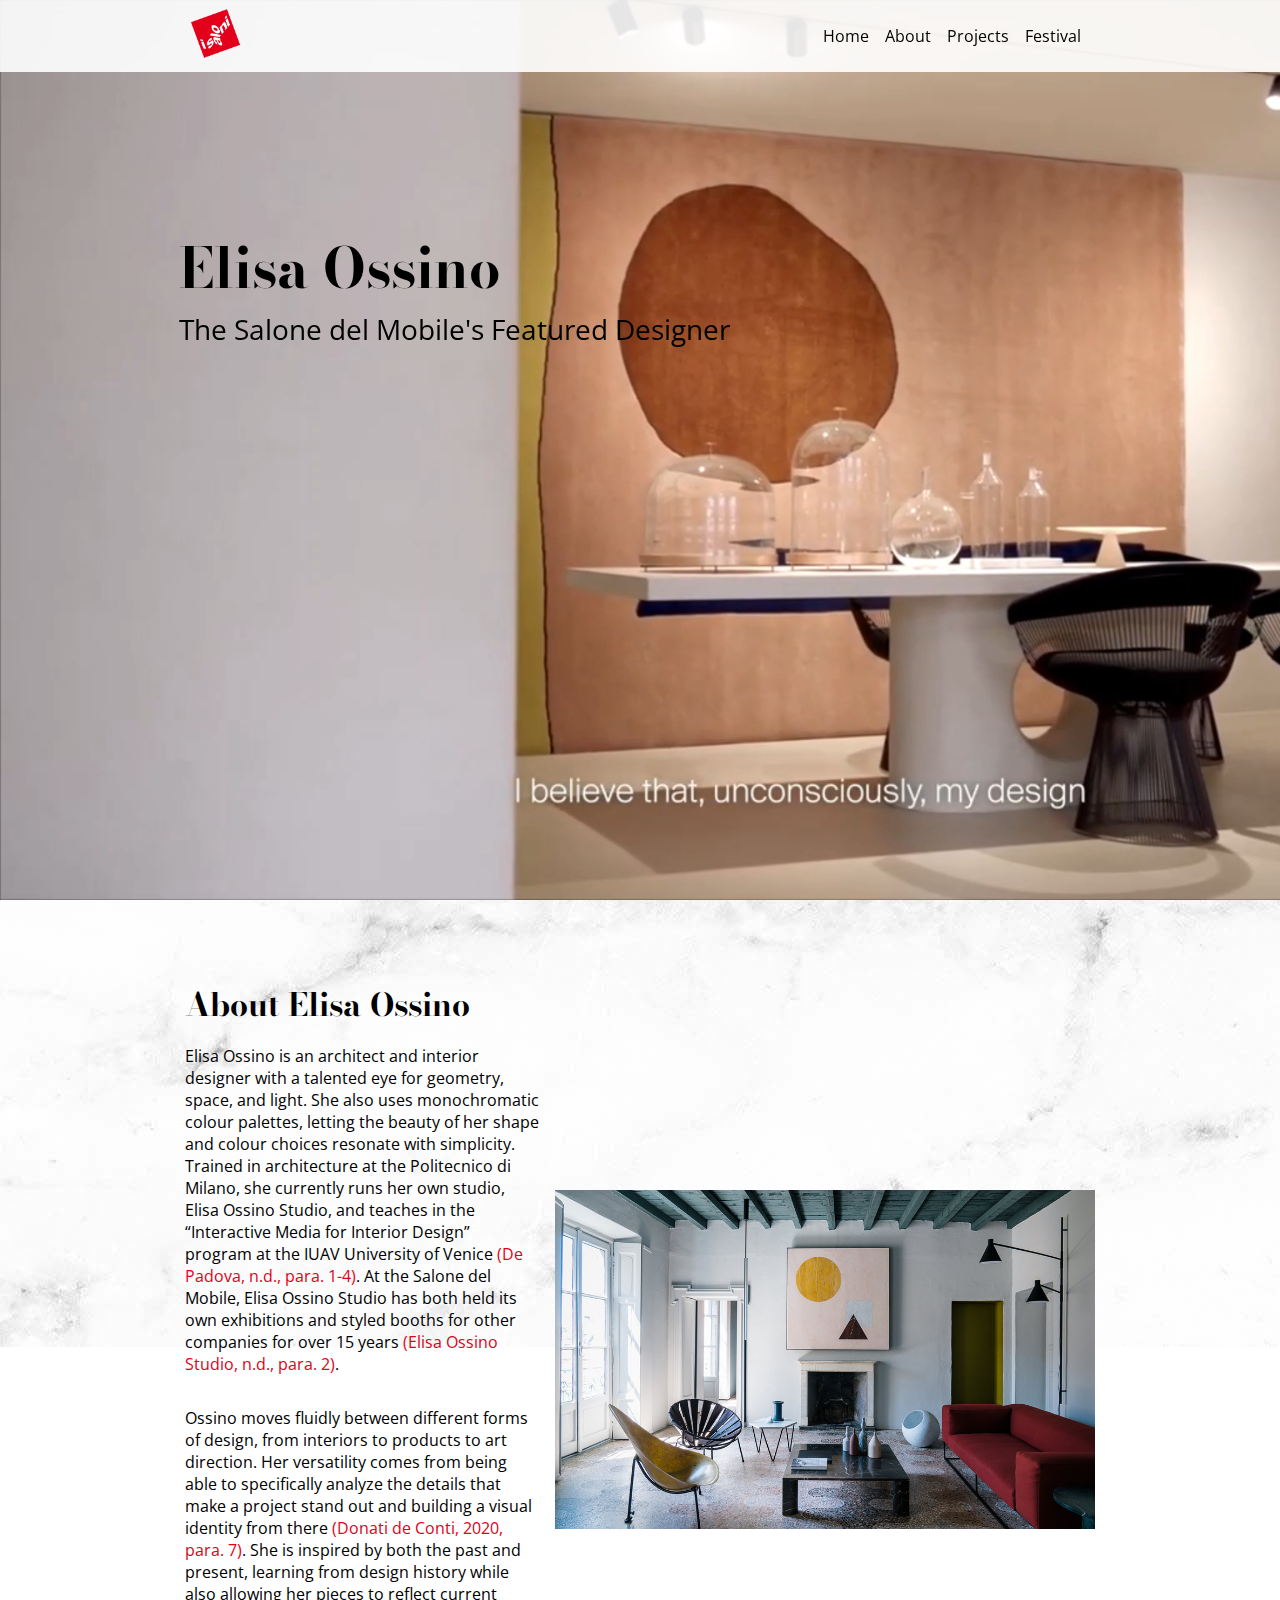
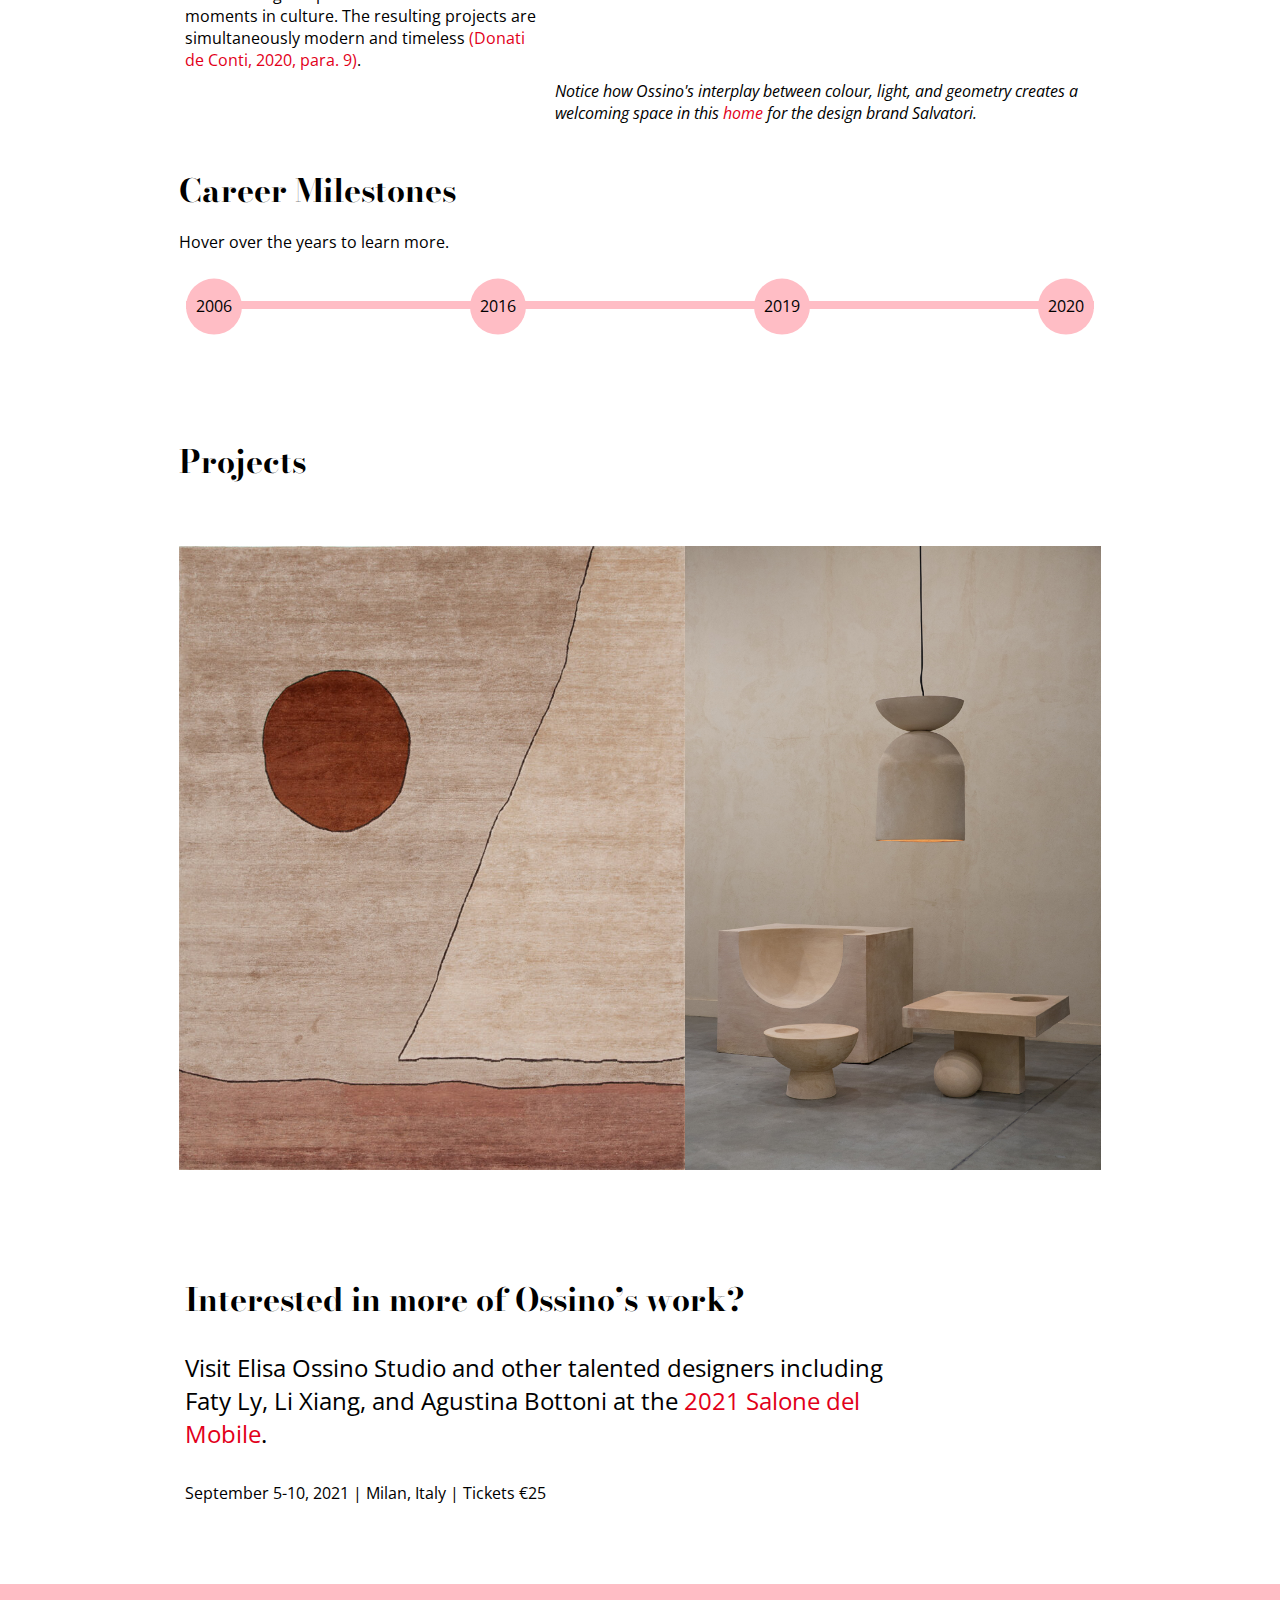
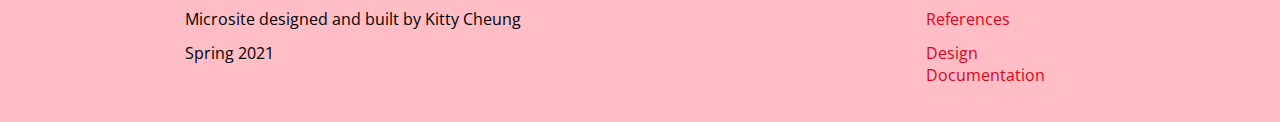
<file: index.html>
<!-- 
	Author: Kitty Cheung
	Date: April 20, 2021
	Description:  Microsite that spotlights designer Elisa Ossino for 
	the festival Salone del Mobile, created as a UX Developer Final 
	Project for the course IAT 235: Information Design
-->

<!doctype html>

<html lang="en">
	<head>
		<meta charset="utf-8">
		<meta name="viewport" content="width=device-width, initial-scale=1">
		<link rel="stylesheet" href="css/main.css">
		<title>Elisa Ossino | Salone del Mobile</title>

		<!-- fonts --> 
		<link href="https://fonts.googleapis.com/css2?family=Bodoni+Moda:wght@400;700&family=Open+Sans:ital,wght@0,400;0,700;1,400&display=swap" rel="stylesheet">
	</head>

	<body>
		<header>
			<div class="nav-container">
				<nav>
					<a href="https://www.salonemilano.it/en">
						<img src="img/logo.PNG" alt="Salone del Mobile logo, shown as a tilted red square" width="50">
					</a>
					<div class="nav-right">
						<a href="#home">Home</a> 
						<a href="#about">About</a>
						<a href="#projects">Projects</a>
						<a href="#festival">Festival</a>
					</div><!-- end of nav-right --> 
				</nav>
			</div><!-- nav-container -->
		</header>

		<section id="home">
			<video playsinline autoplay muted loop id="landing-video">
				<source src="img/ossino-quote-video.mp4" type="video/mp4" alt="A looping video from an interview with Ossino. She is saying 'I believe that, unconsciously, my design is always an interpretation of the times we live, but it really matters to me that objects last long'">
			</video>

			<div class="title-overlay">
				<h1>Elisa Ossino</h1>
				<h3>The Salone del Mobile's Featured Designer</h3>
			</div><!-- end of title-overlay -->
		</section><!-- end of home -->

		<section id="about">
			<div class="grid-container">
				<h2>About Elisa Ossino</h2>
				<div class="about-body-copy">
					<p>Elisa Ossino is an architect and interior designer with a talented eye for geometry, space, and light. She also uses monochromatic colour palettes, letting the beauty of her shape and colour choices resonate with simplicity. Trained in architecture at the Politecnico di Milano, she currently runs her own studio, Elisa Ossino Studio, and teaches in the “Interactive Media for Interior Design” program at the IUAV University of Venice <a href="https://www.depadova.com/designer/elisa-ossino/">(De Padova, n.d., para. 1-4)</a>. At the Salone del Mobile, Elisa Ossino Studio has both held its own exhibitions and styled booths for other companies for over 15 years <a href="https://www.elisaossino.it/porro-salone-del-mobile">(Elisa Ossino Studio, n.d., para. 2)</a>.</p>

					<p>Ossino moves fluidly between different forms of design, from interiors to products to art direction. Her versatility comes from being able to specifically analyze the details that make a project stand out and building a visual identity from there <a href="https://www.elledecor.com/it/best-of/a32802323/elisa-ossino-interview/">(Donati de Conti, 2020, para. 7)</a>. She is inspired by both the past and present, learning from design history while also allowing her pieces to reflect current moments in culture. The resulting projects are simultaneously modern and timeless <a href="https://www.elledecor.com/it/best-of/a32802323/elisa-ossino-interview/">(Donati de Conti, 2020, para. 9)</a>.</p>
				</div><!-- end of about-body-copy -->
				
				<figure>
					<img src="img/casa-salvatori.jpg" alt="A living room designed by Ossino with modern chairs, coffee table, red couch, and patterned tile floor. Daylight streams in from large windows. A painting of a circle, triangle, and square hangs above a fireplace." width="1000" height="630">

					<figcaption>Notice how Ossino's interplay between colour, light, and geometry creates a welcoming space in this <a href="https://www.elisaossino.it/salvatori-home">home</a> for the design brand Salvatori.</figcaption>
				</figure>
			</div><!-- end of grid-container -->
			
			<div class="timeline-instructions">
				<h2>Career Milestones</h2>
				<p>Hover over the years to learn more.</p>
			</div><!-- end of timeline-instructions -->

			<div class="timeline">
				<div class="line"></div>

				<div class="dot-container">
					<div class="dot" id="dot-2006">
						<p>2006</p>
					</div>
					<div class="hide" id="content-2006">
						<p>Founded Elisa Ossino Studio, leading a team of creative professionals to design interior spaces, products, sets, and advertising campaigns</p>
					</div>

					<div class="dot" id="dot-2016">
						<p>2016</p>
					</div>
					<div class="hide" id="content-2016">
						<p>Began her teaching position at the IUAV University of Venice</p>
					</div>

					<div class="dot" id="dot-2019">
						<p>2019</p>
					</div>
					<div class="hide" id="content-2019">
						<p>Co-founded the design company H+O with partner Josephine Akvama Hoffmeyer and introduced this project with the exhibit "Perfect Darkness" at the 2019 Salone del Mobile</p>
					</div>

					<div class="dot" id="dot-2020">
						<p>2020</p>
					</div>
					<div class="hide" id="content-2020">
						<p>Awarded the Elle Deco International Design Award for “Best Bathroom” for Balnea, a white marble bathroom line designed for Salvatori</p>
					</div>
				</div><!-- end of dot-container -->
			</div><!-- end of timeline -->
		</section><!-- end of about -->

		<section id="projects" class="indent">
			<h2>Projects</h2>
			<div class="project-flex-container">
				<div class="project-img-container" id="ritagli-container">
					<a href="ritagli.html">
						<img src="img/ritagli-cover.jpg" alt="A rug designed by Ossino, showing circle, triangle, and rectangle shapes" width="750" height="925">
					</a>
					<div class="hover-text" id="ritagli-hover-text">
						<a href="ritagli.html"><h4>Ritagli</h4></a>
					</div><!-- end of ritagli-hover-text -->
				</div><!-- end of ritagli-container -->

				<div class="project-img-container" id="the-circle-container">
					<a href="the-circle.html">
						<img id="the-circle" src="img/the-circle-cover.jpg" alt="A furniture set designed by Ossino, with nude colours and rounded angles" width="617" height="925">
					</a>
					<div class="hover-text" id="the-circle-hover-text">
						<a href="the-circle.html"><h4>The Circle</h4></a>
					</div><!-- end of the-circle-hover-text -->
				</div><!-- end of the-circle-container -->
			</div><!-- end of project-flex-container -->
		</section><!-- end of projects -->

		<section id="festival">
			<div class="grid-container">
				<h2>Interested in more of Ossino’s work?</h2>
				<h4>Visit Elisa Ossino Studio and other talented designers including Faty Ly, Li Xiang, and Agustina Bottoni at the <a href="https://www.salonemilano.it/en">2021 Salone del Mobile</a>.</h4>
				<p>September 5-10, 2021 | Milan, Italy | Tickets €25</p>
			</div><!-- end of grid-container -->
		</section><!-- end of festival -->

		<footer class="grid-container">
			<div class="footer-left">
				<p>Microsite designed and built by Kitty Cheung</p>
				<p>Spring 2021</p>
			</div><!-- end of footer-left -->
			
			<div class="footer-right">
				<p><a href="Kitty-Cheung-References.pdf">References</a></p>
				<p><a href="Kitty-Cheung-Design-Docs.pdf">Design Documentation</a></p>
			</div><!-- end of footer-right -->
		</footer>
	</body>
</html>
</file>
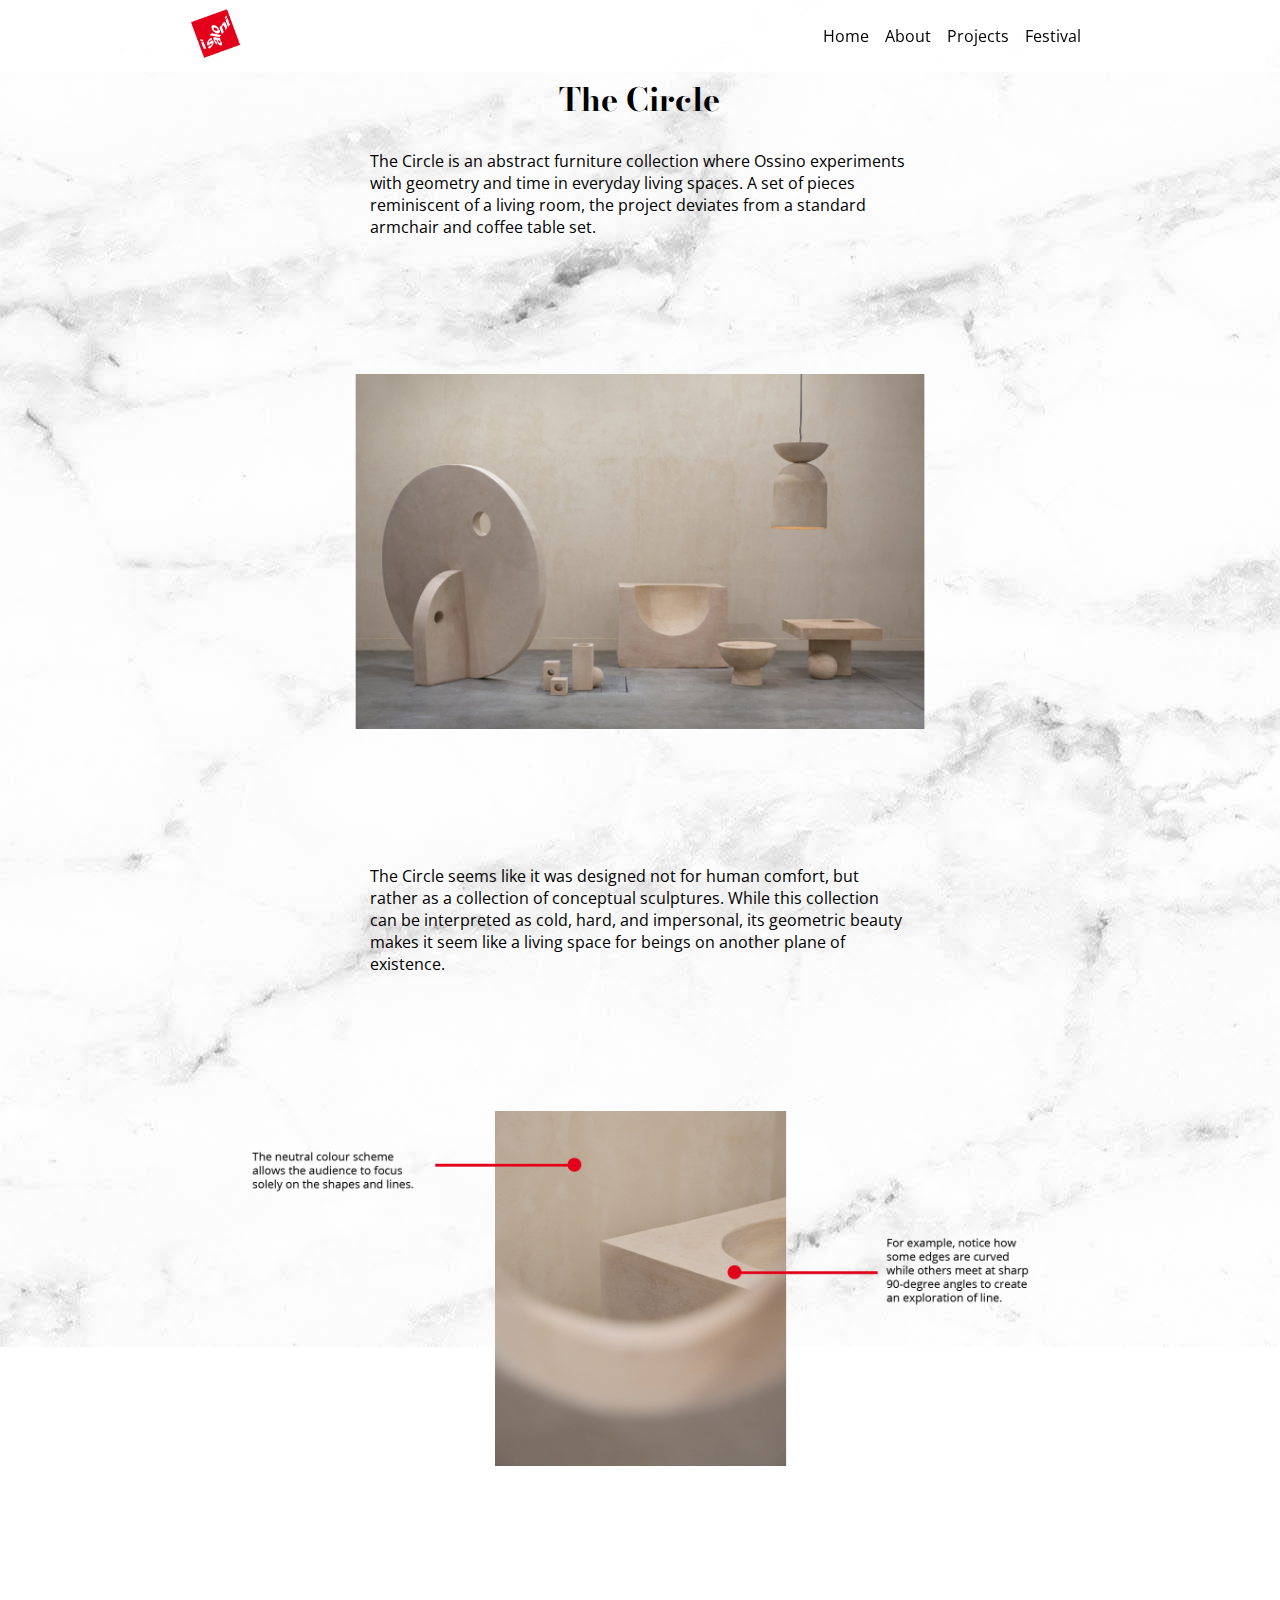
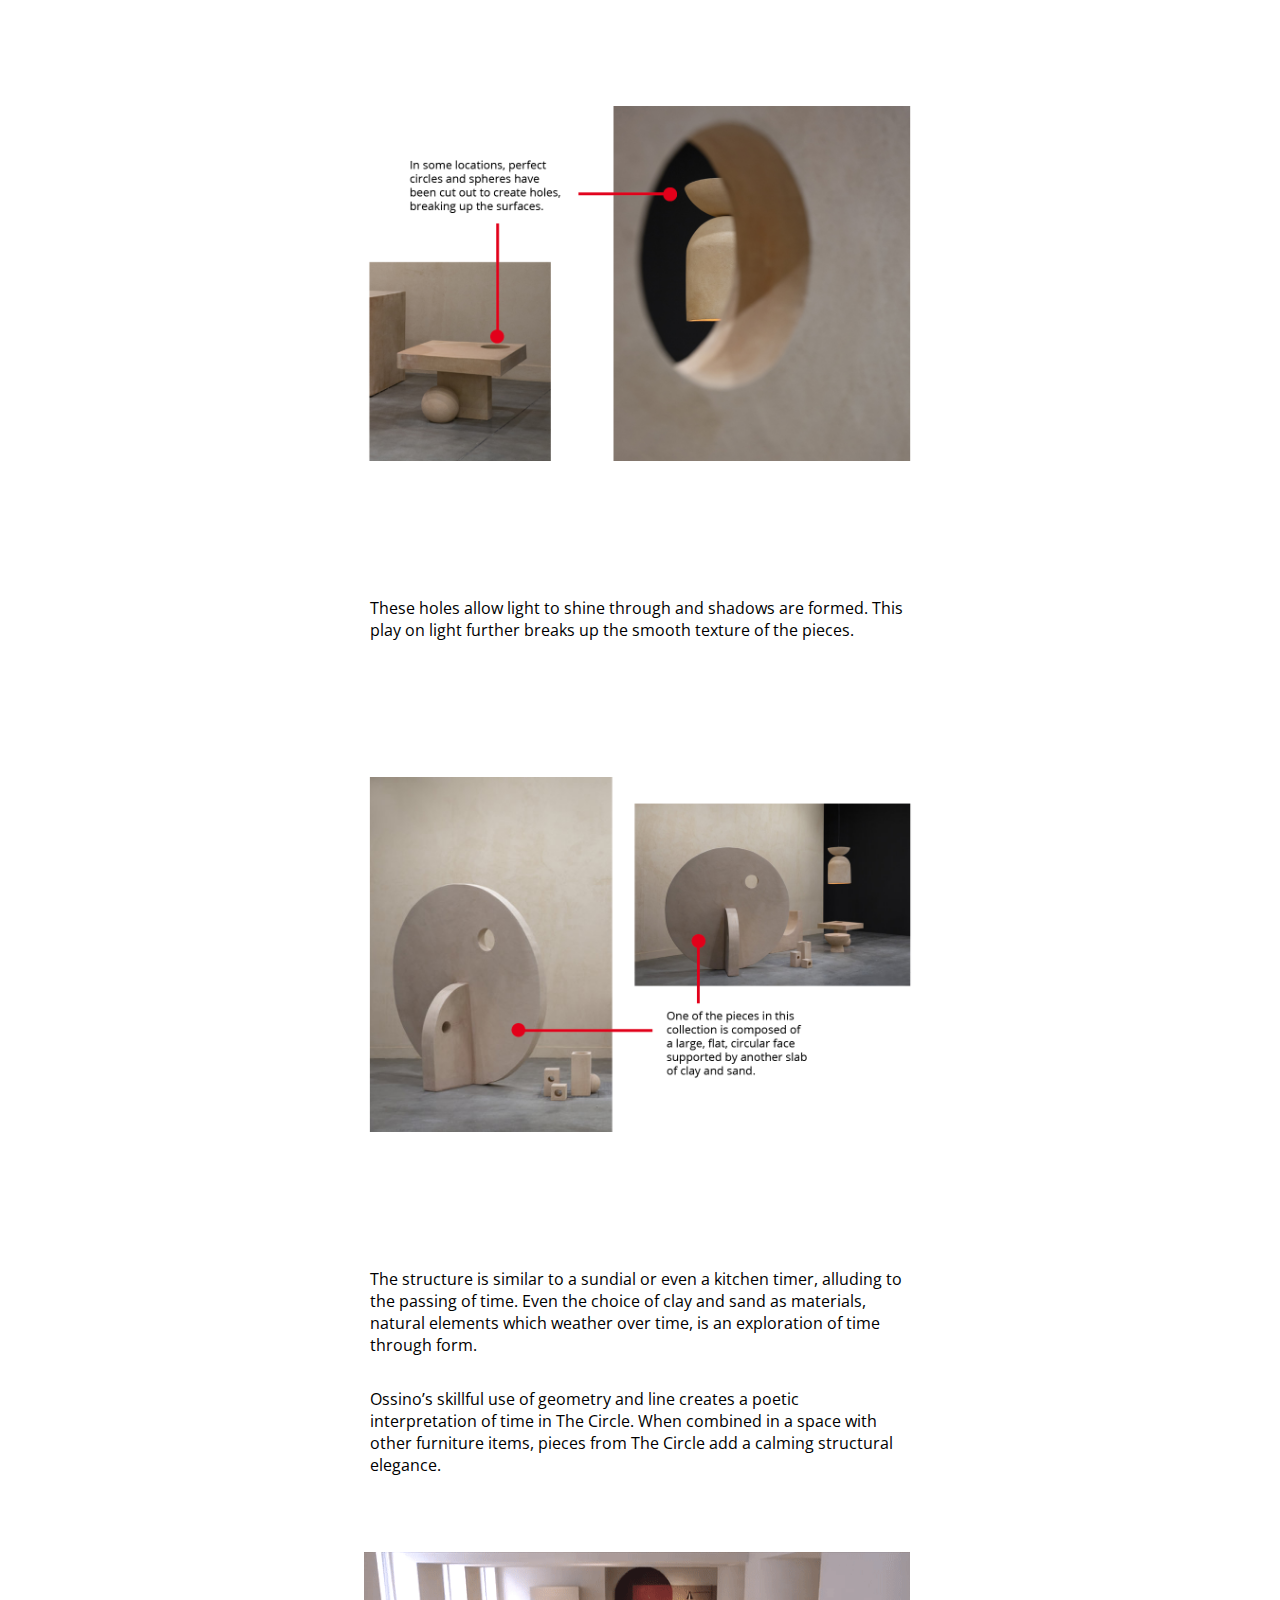
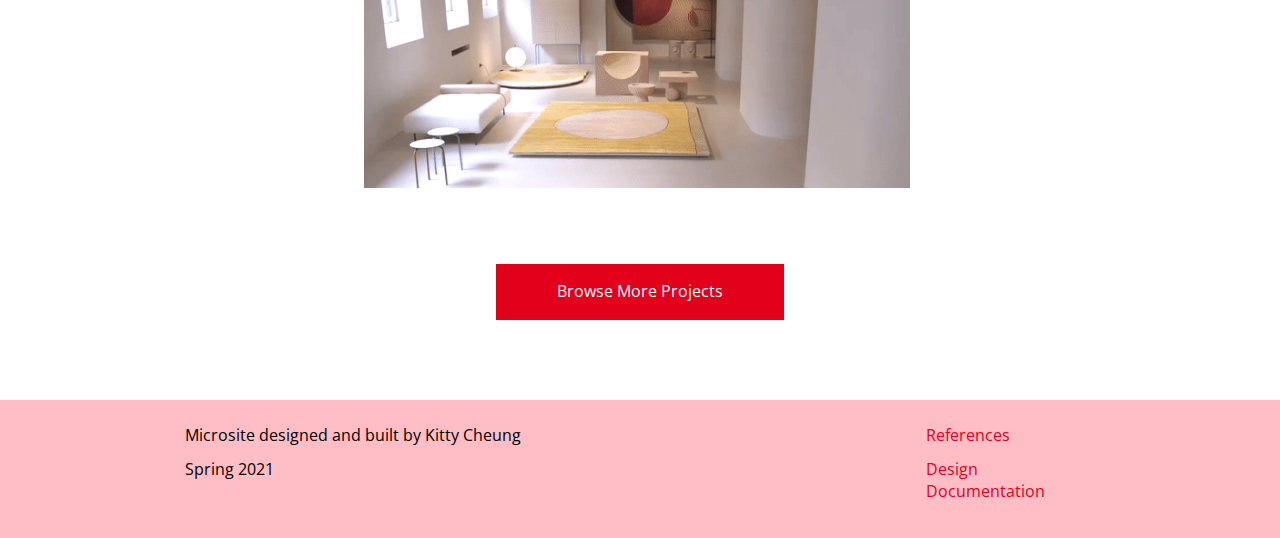
<file: the-circle.html>
<!-- 
	Author: Kitty Cheung
	Date: April 20, 2021
	Description:  Microsite that spotlights designer Elisa Ossino for 
	the festival Salone del Mobile, created as a UX Developer Final 
	Project for the course IAT 235: Information Design
-->

<!doctype html>

<html lang="en">
	<head>
		<meta charset="utf-8">
		<meta name="viewport" content="width=device-width, initial-scale=1">
		<link rel="stylesheet" href="css/main.css">
		<title>Elisa Ossino | The Circle</title>

		<!-- fonts --> 
		<link href="https://fonts.googleapis.com/css2?family=Bodoni+Moda:wght@400;700&family=Open+Sans:ital,wght@0,400;0,700;1,400&display=swap" rel="stylesheet">
	</head>

	<body>
		<header>
			<div class="nav-container">
				<nav>
					<a href="https://www.salonemilano.it/en">
						<img src="img/logo.PNG" alt="Salone del Mobile logo, shown as a tilted red square" width="50">
					</a>
					<div class="nav-right">
						<a href="index.html">Home</a> 
						<a href="index.html#about">About</a>
						<a href="index.html#projects">Projects</a>
						<a href="index.html#festival">Festival</a>
					</div><!-- end of nav-right --> 
				</nav>
			</div><!-- nav-container -->
		</header>

		<div class="projects-page-container">
			<h2>The Circle</h2>

			<p>The Circle is an abstract furniture collection where Ossino experiments with geometry and time in everyday living spaces. A set of pieces reminiscent of a living room, the project deviates from a standard armchair and coffee table set.</p>

			<img src="img/the-circle/the-circle-img-annotations1.png" alt="A set of nude-coloured furniture designed by Ossino" width="1440" height="563">
			
			<p>The Circle seems like it was designed not for human comfort, but rather as a collection of conceptual sculptures. While this collection can be interpreted as cold, hard, and impersonal, its geometric beauty makes it seem like a living space for beings on another plane of existence.</p>

			<img src="img/the-circle/the-circle-img-annotations2.png" alt="The camera is peeking through a curved hole, zooming in on a sharp, right-angle corner of furniture" width="1440" height="563">

			<img src="img/the-circle/the-circle-img-annotations3.png" alt="Collage of images, one of a small table with a circular hole carved through its top and another of a circular hole cut into a vertical flat surface, through which a lighting fixture can be seen" width="1440" height="563">

			<p>These holes allow light to shine through and shadows are formed. This play on light further breaks up the smooth texture of the pieces.</p>

			<img src="img/the-circle/the-circle-img-annotations4.png" alt="Collage of two images showing a sundial-shaped structure from two angles" width="1440" height="563">

			<p>The structure is similar to a sundial or even a kitchen timer, alluding to the passing of time. Even the choice of clay and sand as materials, natural elements which weather over time, is an exploration of time through form.</p>

			<p>Ossino’s skillful use of geometry and line creates a poetic interpretation of time in The Circle. When combined in a space with other furniture items, pieces from The Circle add a calming structural elegance.</p>

			<img id="gif" src="img/the-circle/the-circle-animated.gif" alt="Animated gif panning over a living space with both pieces from The Circle and Ritagli collections" width="600" height="260">

		</div><!-- end of projects-page-container -->
		
		<div class="button-container">
			<a href="index.html#projects" class="button">Browse More Projects</a>
		</div><!-- end of button-container -->

		<footer class="grid-container">
			<div class="footer-left">
				<p>Microsite designed and built by Kitty Cheung</p>
				<p>Spring 2021</p>
			</div><!-- end of footer-left -->
			
			<div class="footer-right">
				<p><a href="Kitty-Cheung-References.pdf">References</a></p>
				<p><a href="Kitty-Cheung-Design-Docs.pdf">Design Documentation</a></p>
			</div><!-- end of footer-right -->
		</footer>
	</body>
</html>
</file>
<file: css/main.css>
/*
	Author: Kitty Cheung
	Date: April 20, 2021
	Description:  Microsite that spotlights designer Elisa Ossino for 
	the festival Salone del Mobile, created as a UX Developer Final 
	Project for the course IAT 235: Information Design
*/

/******** TYPOGRAPHY ********/

body {
	font-family: 'Open Sans', sans-serif;
	font-size: 1rem;
	margin: 0;
}

h1, h2 {
	font-family: 'Bodoni Moda', serif;
}

h1{
	font-size: 3.5rem;
	margin: 0;
}

h2{
	font-size: 2rem;
	padding-top: 3rem;
}

h3 {
	font-size: 1.75rem;
	font-weight: normal;
	margin: 0;
}

h4{
	font-size: 1.5rem;
	font-weight: normal;
}

p{
	margin: 0;
}

a{
	text-decoration: none;
	color: #E2001A;
}

p a:hover, h4 a:hover, figcaption a:hover{
	text-decoration: underline;
	text-underline-offset: 0.2rem;
}

#projects a{
	color: black;
}

figcaption{
	font-style: italic;
}

/******** NAVIGATION ********/

/*	z-index help from 
	https://developer.mozilla.org/en-US/docs/Web/CSS/z-index 

	navbar help from Canvas demo and 
	https://www.w3schools.com/Css/css_navbar.asp
*/

.nav-container {
	width: 100%;
	background-color: rgb(255, 255, 255, 0.9);
	position: fixed;
	z-index: 2;
	display: grid;
	grid-template-columns: repeat(7, 1fr);
}

nav{
	padding: 0.5rem;
	grid-column: 2/7;
	display: flex;
	align-items: center;
}

.nav-right{
	display: inherit;
	margin-left: auto;
}

.nav-right a{
	color: black;
	padding: 0.25rem 0.5rem;
	transition-property: background-color;
	transition-duration: 1s;
}

.nav-right a:hover{
	background-color: #FFBDC5;
}

/******** GRIDS & LAYOUT ********/

.grid-container{
	display: grid;
	grid-template-columns: repeat(7, 1fr);
	column-gap: 1rem;
}

.title-overlay{
	position: absolute;
	top: 25vh;
	left: 14vw;
	z-index: 1;
}

#about h2, p{
	grid-column: 2/4;
	margin-bottom: 1rem;
}

.about-body-copy {
	grid-column: 2/4;
}

#about figure{
	grid-column: 4/7;
}

#about img{
	width: 100%;
	max-height: 100%;
}

.timeline-instructions{
	margin: -2rem 14vw;
}

.indent{
	margin: auto 14vw;
}

.project-flex-container{
	display: flex;
	justify-content: space-between;
}

#festival h2, h4{
	grid-column: 2/6;
}

#festival h4{
	margin-top: 0;
}

#festival p{
	grid-column: 2/6;
	padding-bottom: 3rem;
}

.projects-page-container{
	display: grid;
	grid-template-columns: repeat(7, 1fr);
	column-gap: 1rem;
}

.projects-page-container h2, p{
	grid-column: 3/6;
}

.projects-page-container h2{
	text-align: center;
}

.projects-page-container img, p{
	margin-bottom: 2rem;
}

/******** IMAGES AND VIDEO ********/

/* static background image help from 
	https://www.w3schools.com/cssref/pr_background-image.asp */

body {
	background-image: url("../img/marble.jpg");
	background-repeat: no-repeat;
	background-attachment: fixed;
}

img{
	object-fit: contain;
}

figure{
	margin: 0;
}

#projects img{
	height: 75vh;
	padding-top: 0.5rem;
	margin: 0;
	z-index: 0;
	max-width: 100%;
}

.project-img-container{
	position: relative;
	text-align: center;
}

.hover-text{
	position: absolute;
	top: 50%;
	left: 50%;
	transform: translate(-50%, -50%);
	opacity: 0;
	transition-property: opacity;
	transition-duration: 1s;
	transition-timing-function: ease-in;
}

#ritagli-container:hover #ritagli-hover-text{
	opacity: 1;
}

#the-circle-container:hover #the-circle-hover-text{
	opacity: 1;
}

#projects img:hover{
	opacity: 0.7;
	transition-duration: 1s;
}

/*	looping video and text overlay help from
	https://codeconvey.com/html5-video-overlay-text/ */

#landing-video {
	max-height: 100vh;
	min-width: 100%;
	object-fit: cover;
	z-index: 0;
}

.projects-page-container img{
	grid-column: 2/7;
	width: 100%;
}

#gif{
	width: 60%;
	margin: 2rem 14vw 4rem 14vw;
}

/******** TIMELINE GRAPHIC ********/

/*	timeline code adapted from
	https://codeconvey.com/simple-horizontal-timeline-css/
	https://www.w3schools.com/howto/howto_css_dropdown_navbar.asp */

.timeline{ 
	width: 71vw;
	height: 0.5rem;
	background: #FFBDC5;
	margin: 5rem auto;
}

.dot-container{
	display: flex;
	justify-content: space-between;
}

.dot{
	height: 3.5rem;
	width: 3.5rem;
	background: #FFBDC5;
	border-radius: 50%;
	display: inline-block;
	position: relative;
	text-align: center;
	transform: translateY(-40%);
}

.dot p{
	padding-top: 1rem;
}

.dot:hover {
	background: #E2001A;
	color: white;
}

.hide{
	display: none;
	width: 15rem;
	position: absolute;
	border-style: solid;
	border-color: #E2001A;
	background: white;
	padding: 1rem 1rem 0;
	margin-top: 3rem;
	z-index: 1;
}

#dot-2006:hover + #content-2006{
	display: block;
}
#dot-2016:hover + #content-2016{
	display: block;
	margin-left: 20%;
}
#dot-2019:hover + #content-2019{
	display: block;
	margin-left: 40%;
}
#dot-2020:hover + #content-2020{
	display: block;
	margin-left: 60%;
}

/******** BUTTONS ********/

/* code help from https://www.w3schools.com/tags/tag_button.asp */

.button-container{
	display: flex;
	justify-content: center;
	margin-bottom: 5rem;
}

.button{
	color: white;
	background-color: #E2001A;
	border: none;
	text-align: center;
	padding: 1rem;
	width: 16rem;
	height: 1.5rem;
	transition-duration: 0.5s;
}

.button:hover{
	background-color: white;
	border-style: solid;
	border-color: #E2001A;
	color: #E2001A;
}

/******** FOOTER ********/

footer{
	background: #FFBDC5;
	padding: 1.5rem 0;
}

footer p{
	margin-bottom: 0.75rem;
}

.footer-left{
	grid-column: 2/6;
}

.footer-right{
	grid-column: 6/7;
}
</file>
